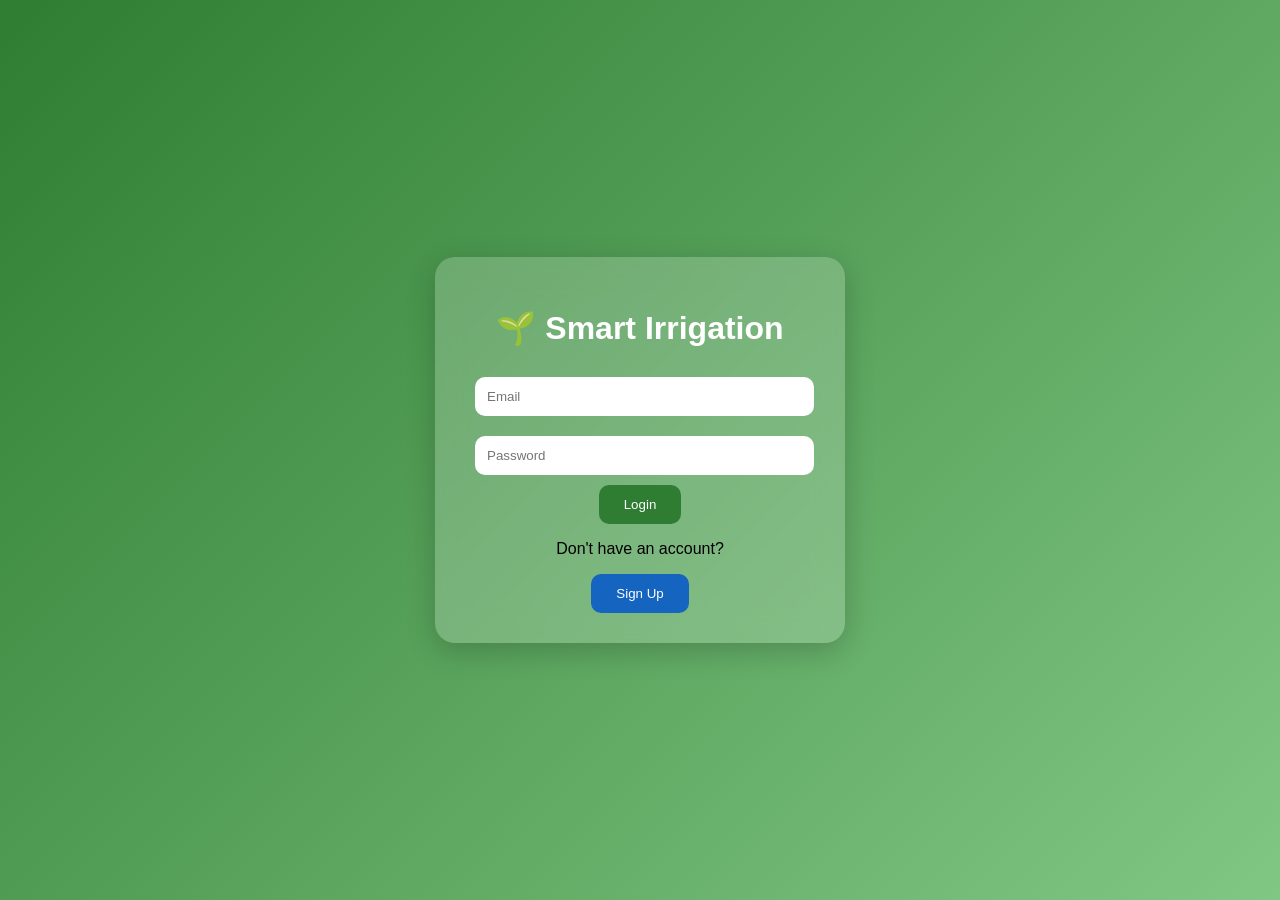
<file: info.html>
<!DOCTYPE html>
<html lang="en">
<head>
    <link rel="manifest" href="manifest.json">
    <meta name="theme-color" content="#4CAF50">
    <meta charset="UTF-8">
    <meta name="viewport" content="width=device-width, initial-scale=1.0, maximum-scale=1.0, user-scalable=no">
    <title>Info</title>
    <link rel="stylesheet" href="style.css">
</head>
<body>
<button class="menu-toggle" onclick="toggleSidebar()">☰</button>
<div class="overlay" onclick="closeSidebar()"></div>

<div class="sidebar" id="sidebar">
    <h2>🌱 MENU</h2>
    <a href="dashboard.html">🏠 Dashboard</a>
    <a href="action.html">🚿 Actions</a>
    <a href="analytics.html">📈 Analytics</a>
    <a href="settings.html">⚙ Settings</a>
    <a href="info.html">ℹ Info</a>
</div>

<header class="header">
    <h1>ℹ Project Info</h1>
    <div class="header-controls">
        <div id="clock"></div>
        <button onclick="toggleTheme()">🌙</button>
    </div>
</header>

<div class="container">
    <div class="card action-card">
        <h2>🌱 Smart Irrigation System</h2>
        <div class="info-text">
            <p>This project helps monitor soil moisture, weather, crop type, and irrigation decisions from one simple dashboard.</p>
            <ul>
                <li>Dashboard shows live-style sensor values and AI recommendations.</li>
                <li>Actions page controls auto mode, pump start/stop, and irrigation history.</li>
                <li>Analytics page shows moisture, water usage, and AI decision charts.</li>
                <li>Settings page stores crop, threshold, location, and irrigation mode.</li>
            </ul>
        </div>
    </div>

    <div class="card action-card">
        <h2>🎯 Project Aim</h2>
        <div class="info-text">
            <p>To reduce water wastage by suggesting irrigation only when soil moisture is low and rain probability is low.</p>
        </div>
    </div>
</div>

<script src="script.js"></script>
<div id="toast"></div>
</body>
</html>
</file>
<file: style.css>
*{
    margin:0;
    padding:0;
    box-sizing:border-box;
    font-family:Arial,sans-serif;
}

html,body{
    width:100%;
    min-height:100%;
    overflow-x:hidden;
}

body{
    background:#f4f7f6;
}

.menu-toggle{
    position:fixed;
    top:18px;
    left:18px;
    z-index:10001;
    width:48px;
    height:48px;
    border-radius:12px;
    background:#1b5e20;
    color:white;
    font-size:24px;
    margin:0;
    padding:0;
}

.sidebar{
    position:fixed;
    left:0;
    top:0;
    width:280px;
    height:100vh;
    background:#1b5e20;
    padding:85px 20px 20px;
    display:flex;
    flex-direction:column;
    transform:translateX(-100%);
    transition:transform .3s ease;
    z-index:10000;
}

.sidebar.open{
    transform:translateX(0);
}

.overlay{
    position:fixed;
    inset:0;
    background:rgba(0,0,0,.55);
    backdrop-filter:blur(4px);
    opacity:0;
    pointer-events:none;
    transition:opacity .3s ease;
    z-index:9999;
}

.overlay.show{
    opacity:1;
    pointer-events:auto;
}

.sidebar h2{
    color:white;
    margin-bottom:30px;
}

.sidebar a{
    color:white;
    text-decoration:none;
    margin:12px 0;
    padding:12px;
    border-radius:8px;
    font-size:20px;
}

.sidebar a:hover{
    background:#2e7d32;
}

.header{
    display:flex;
    justify-content:space-between;
    align-items:center;
    padding:28px 30px 28px 90px;
    width:100%;
    background:#2e7d32;
    color:white;
}

.header h1{
    font-size:38px;
}

.header-controls{
    display:flex;
    align-items:center;
    gap:10px;
}

#clock{
    font-size:22px;
    font-weight:bold;
}

.container{
    width:100%;
    padding:20px 30px;
    display:grid;
    grid-template-columns:repeat(auto-fit,minmax(260px,1fr));
    gap:24px;
}

.card{
    background:white;
    padding:24px;
    border-radius:15px;
    box-shadow:0 2px 10px rgba(0,0,0,0.1);
    text-align:center;
    opacity:0;
    animation:slideUp .7s ease forwards;
}

.card:hover{
    transform:scale(1.02);
    transition:.3s;
}

.card h2{
    margin-bottom:12px;
    font-size:26px;
}

.card p{
    font-size:32px;
    font-weight:bold;
    color:#2e7d32;
}

.recommendation,
.controls,
.chart-card{
    grid-column:span 2;
}

.decision{
    font-size:28px;
    font-weight:bold;
    color:#2e7d32;
    margin-bottom:10px;
}

.recommendation small{
    display:block;
    color:#555;
    font-size:14px;
    line-height:1.5;
}

.chart-card{
    min-height:400px;
}

.controls{
    text-align:center;
}

button{
    padding:12px 25px;
    margin:10px;
    border:none;
    border-radius:8px;
    cursor:pointer;
    font-size:16px;
}

button:first-child{
    background:linear-gradient(135deg,#4CAF50,#2E7D32);
    color:white;
}

button:last-child{
    background:linear-gradient(135deg,#e53935,#c62828);
    color:white;
}

select,input{
    width:100%;
    padding:10px;
    margin-top:10px;
    border:1px solid #ccc;
    border-radius:8px;
    font-size:16px;
}

#historyList{
    list-style:none;
    text-align:left;
    max-height:220px;
    overflow:auto;
}

#historyList li{
    padding:10px;
    margin:8px 0;
    background:#f4f7f6;
    border-left:4px solid #2e7d32;
    border-radius:8px;
}

#toast{
    position:fixed;
    top:20px;
    right:20px;
    background:linear-gradient(135deg,#4CAF50,#2E7D32);
    color:white;
    padding:15px 25px;
    border-radius:12px;
    font-weight:bold;
    opacity:0;
    transform:translateX(120px);
    transition:all .4s ease;
    z-index:99999;
}

#toast.show{
    opacity:1;
    transform:translateX(0);
}

.dark-mode{
    background:#121212;
    color:white;
}

.dark-mode .card{
    background:#1e1e1e;
    color:white;
}

.dark-mode .card p{
    color:#81c784;
}

.dark-mode .sidebar{
    background:#0d0d0d;
}

.dark-mode #historyList li{
    background:#2a2a2a;
}

#loader{
    position:fixed;
    top:0;
    left:0;
    width:100%;
    height:100vh;
    background:white;
    z-index:99999;
    display:flex;
    flex-direction:column;
    justify-content:center;
    align-items:center;
}

#loaderLogo{
    width:120px;
    animation:bounce 1.5s infinite;
}

@keyframes bounce{
    0%,100%{transform:translateY(0);}
    50%{transform:translateY(-25px);}
}

@keyframes slideUp{
    from{opacity:0;transform:translateY(60px);}
    to{opacity:1;transform:translateY(0);}
}


.info-text{
    text-align:left;
    font-size:17px;
    line-height:1.6;
    color:#333;
}

.info-text li{
    margin:8px 0;
}

.action-card{
    grid-column:span 2;
}

@media screen and (max-width:768px){
    .menu-toggle{
        top:12px;
        left:12px;
        width:54px;
        height:54px;
        border-radius:16px;
        font-size:30px;
    }

    .header{
        padding:86px 14px 18px;
        display:grid;
        grid-template-columns:1fr auto;
        gap:12px;
        text-align:left;
        align-items:center;
    }

    .header h1{
        font-size:30px;
        line-height:1.18;
        margin-left:0;
    }

    .header-controls{
        display:flex;
        flex-direction:column;
        align-items:center;
        justify-content:center;
        gap:6px;
    }

    #clock{
        display:block;
        font-size:18px;
        line-height:1.1;
        min-width:86px;
        text-align:center;
    }

    .header-controls button{
        width:76px;
        height:48px;
        margin:0;
        padding:0;
        font-size:24px;
    }

    .container{
        padding:14px;
        grid-template-columns:1fr;
        gap:16px;
    }

    .recommendation,
    .controls,
    .chart-card,
    .action-card{
        grid-column:span 1;
    }

    .card{
        width:100%;
        padding:18px;
        min-height:auto;
    }

    .card h2{
        font-size:24px;
        line-height:1.2;
    }

    .card p{
        font-size:30px;
    }

    .sidebar{
        width:260px;
    }
}

@media screen and (max-width:420px){
    .header h1{
        font-size:27px;
    }

    #clock{
        font-size:16px;
        min-width:74px;
    }

    .header-controls button{
        width:70px;
        height:44px;
    }

    .card h2{
        font-size:22px;
    }
}


/* ===== V5 responsive navigation + action cards ===== */
/* Desktop / laptop: slide menu stays hidden until the menu button is clicked */
@media screen and (min-width:769px){
    .bottom-nav{
        display:none !important;
    }

    .menu-toggle{
        display:block;
    }

    .sidebar{
        width:280px;
        padding:85px 20px 20px;
        transform:translateX(-100%);
        box-shadow:4px 0 22px rgba(0,0,0,.25);
    }

    .sidebar.open{
        transform:translateX(0);
    }

    .header{
        margin-left:0;
        width:100%;
        padding:28px 30px 28px 90px;
    }

    .container{
        margin-left:0;
        width:100%;
    }
}

/* Action page button cards */
.action-buttons{
    display:grid;
    grid-template-columns:repeat(2,minmax(260px,1fr));
    gap:24px;
    grid-column:span 2;
}

.pump-action-card{
    min-height:260px;
    display:flex;
    flex-direction:column;
    justify-content:center;
    align-items:center;
    gap:14px;
}

.pump-action-icon{
    width:56px;
    height:56px;
    display:flex;
    align-items:center;
    justify-content:center;
    border-radius:50%;
    font-size:26px;
    color:white;
    box-shadow:0 8px 20px rgba(0,0,0,.16);
}

.start-icon{
    background:linear-gradient(135deg,#4CAF50,#2E7D32);
}

.stop-icon{
    background:linear-gradient(135deg,#e53935,#c62828);
}

.pump-action-card h2{
    margin:0;
}

.action-description{
    color:#555;
    font-size:17px;
    font-weight:400;
}

.action-btn{
    width:100%;
    padding:18px 22px;
    margin-top:12px;
    border-radius:14px;
    font-size:22px;
    font-weight:bold;
    color:white;
}

.start-btn{
    background:linear-gradient(135deg,#4CAF50,#2E7D32) !important;
}

.stop-btn{
    background:linear-gradient(135deg,#e53935,#c62828) !important;
}

.pump-status-card .refresh-btn{
    width:100%;
    padding:16px;
    border-radius:14px;
    font-size:20px;
    font-weight:bold;
    background:linear-gradient(135deg,#42a5f5,#1565c0) !important;
    color:white;
}

/* Android/mobile: bottom navigation like app tabs */
.bottom-nav{
    display:none;
}

@media screen and (max-width:768px){
    body{
        padding-bottom:86px;
    }

    .bottom-nav{
        position:fixed;
        left:12px;
        right:12px;
        bottom:10px;
        height:66px;
        display:grid;
        grid-template-columns:repeat(5,1fr);
        align-items:center;
        gap:2px;
        background:rgba(255,255,255,.96);
        border-radius:18px;
        box-shadow:0 -2px 18px rgba(0,0,0,.14);
        z-index:9998;
        overflow:hidden;
    }

    .bottom-nav a{
        height:100%;
        display:flex;
        flex-direction:column;
        align-items:center;
        justify-content:center;
        gap:3px;
        color:#444;
        text-decoration:none;
        font-size:11px;
        font-weight:600;
        border-top:3px solid transparent;
    }

    .bottom-nav a span:first-child{
        font-size:22px;
        line-height:1;
    }

    .bottom-nav a.active{
        color:#2e7d32;
        border-top-color:#2e7d32;
        background:rgba(46,125,50,.06);
    }

    .dark-mode .bottom-nav{
        background:rgba(30,30,30,.96);
    }

    .dark-mode .bottom-nav a{
        color:#ddd;
    }

    .dark-mode .bottom-nav a.active{
        color:#81c784;
        border-top-color:#81c784;
        background:rgba(129,199,132,.08);
    }

    .action-buttons{
        grid-template-columns:1fr;
        grid-column:span 1;
    }

    .pump-action-card{
        min-height:245px;
    }

    .action-btn{
        font-size:20px;
        padding:17px;
    }
}

@media screen and (max-width:420px){
    .bottom-nav{
        left:8px;
        right:8px;
        bottom:8px;
        height:64px;
        border-radius:16px;
    }

    .bottom-nav a{
        font-size:10px;
    }

    .bottom-nav a span:first-child{
        font-size:20px;
    }
}

.live-status-card p{letter-spacing:.5px;}
</file>
<file: login.css>
body{

    margin:0;

    height:100vh;

    display:flex;

    justify-content:center;

    align-items:center;

    background:
    linear-gradient(
        135deg,
        #2e7d32,
        #81c784
    );

    font-family:Arial;
}

.login-box{

    width:350px;

    padding:30px;

    text-align:center;

    border-radius:20px;

    background:
    rgba(
        255,
        255,
        255,
        0.2
    );

    backdrop-filter:
    blur(15px);

    box-shadow:
    0 8px 30px
    rgba(
        0,
        0,
        0,
        0.2
    );
}

.login-box h1{

    color:white;

    margin-bottom:20px;
}

input{

    width:90%;

    padding:12px;

    margin:10px;

    border:none;

    border-radius:10px;
}

button{

    padding:12px 25px;

    border:none;

    border-radius:10px;

    cursor:pointer;

    color:white;

    background:#2e7d32;

    transition:0.3s;
}

button:hover{

    transform:
    translateY(-3px);
}

.signup-btn{

    background:#1565c0;
}
</file>
